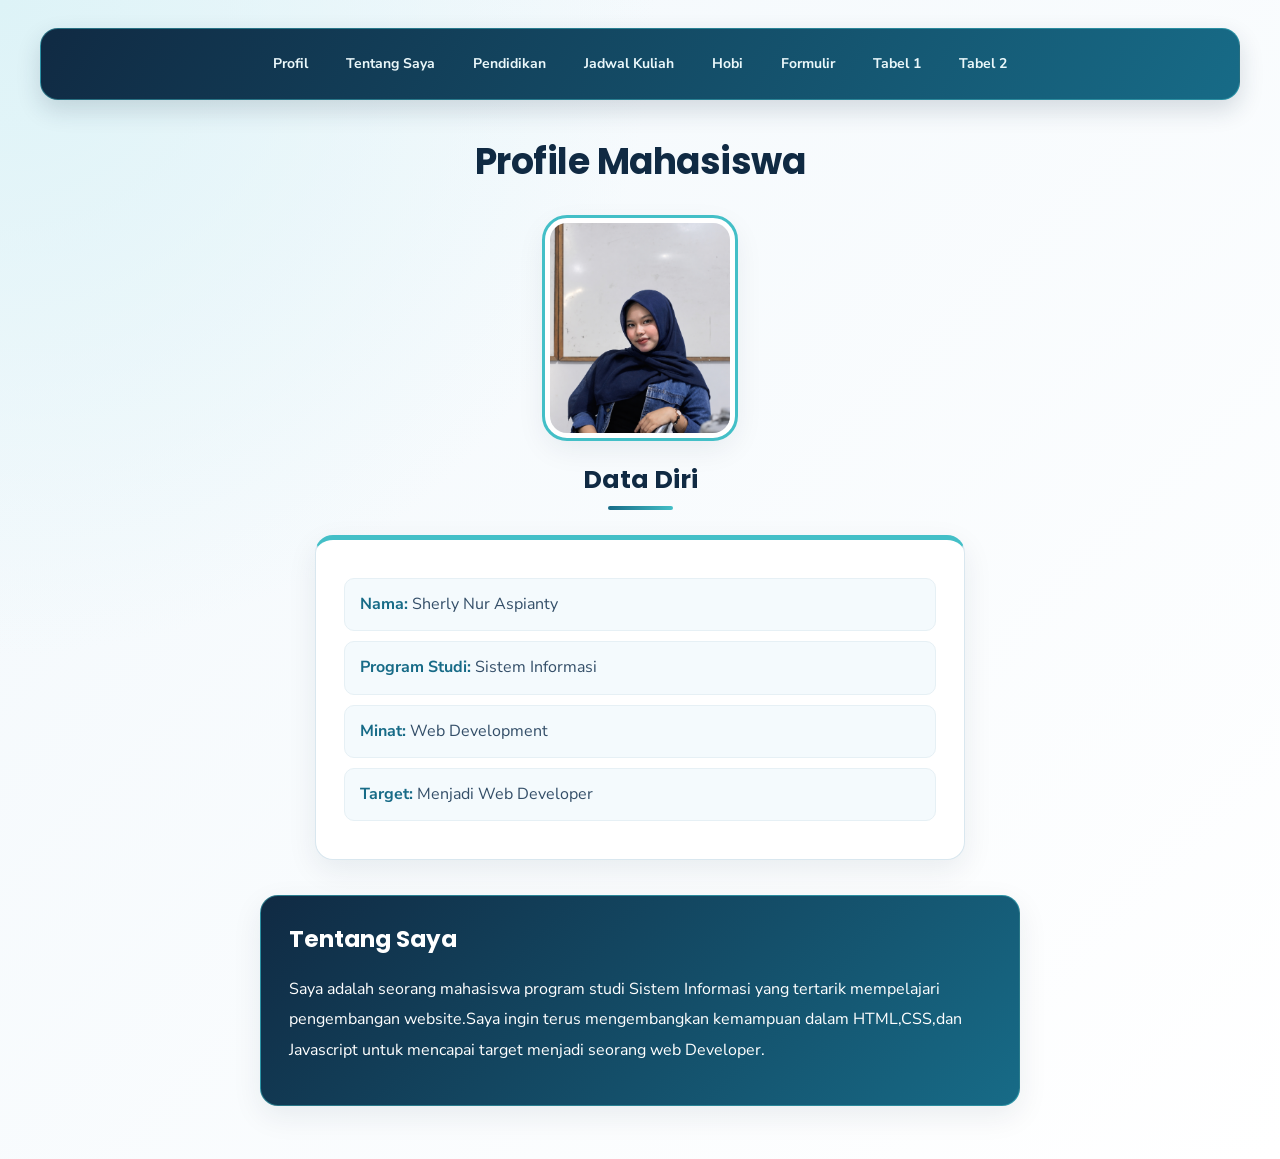
<file: index.html>
<!DOCTYPE html>
<html lang="id">
    <head>
        <meta charset="UTF-8">
        <title>Profile Sherly</title>
        <link rel="stylesheet"href="style.css"> 
    </head>
    <body>
<nav>
    <a href="profile.html">Profil</a>
    <a href="about-me.html">Tentang Saya</a>
    <a href="educations.html">Pendidikan</a>
    <a href="course-schedule.html">Jadwal Kuliah</a>
    <a href="hobbies.html">Hobi</a>
    <a href="form.html">Formulir</a>
    <a href="table1.html">Tabel 1</a>
    <a href="table2.html">Tabel 2</a>
</nav>

        <h1>Profile Mahasiswa</h1>
        <img src="sherly.jpg"
            alt="Foto Profil Sherly"
            class="profile-photo"> 
        <h2 class="data-title">Data Diri</h2>
        <div class="biodata">
            <p><strong>Nama:</strong> Sherly Nur Aspianty</p>
            <p><strong>Program Studi:</strong> Sistem Informasi</p>
            <p><strong>Minat:</strong> Web Development</p>   
            <p><strong>Target:</strong> Menjadi Web Developer</p>
        </div>
        <section class="tentang">
            <h2>Tentang Saya</h2>
            <p>
                Saya adalah seorang mahasiswa program studi Sistem Informasi yang tertarik mempelajari pengembangan website.Saya ingin terus mengembangkan kemampuan dalam HTML,CSS,dan Javascript untuk mencapai target menjadi seorang web Developer.
            </p>
        </section>
</file>
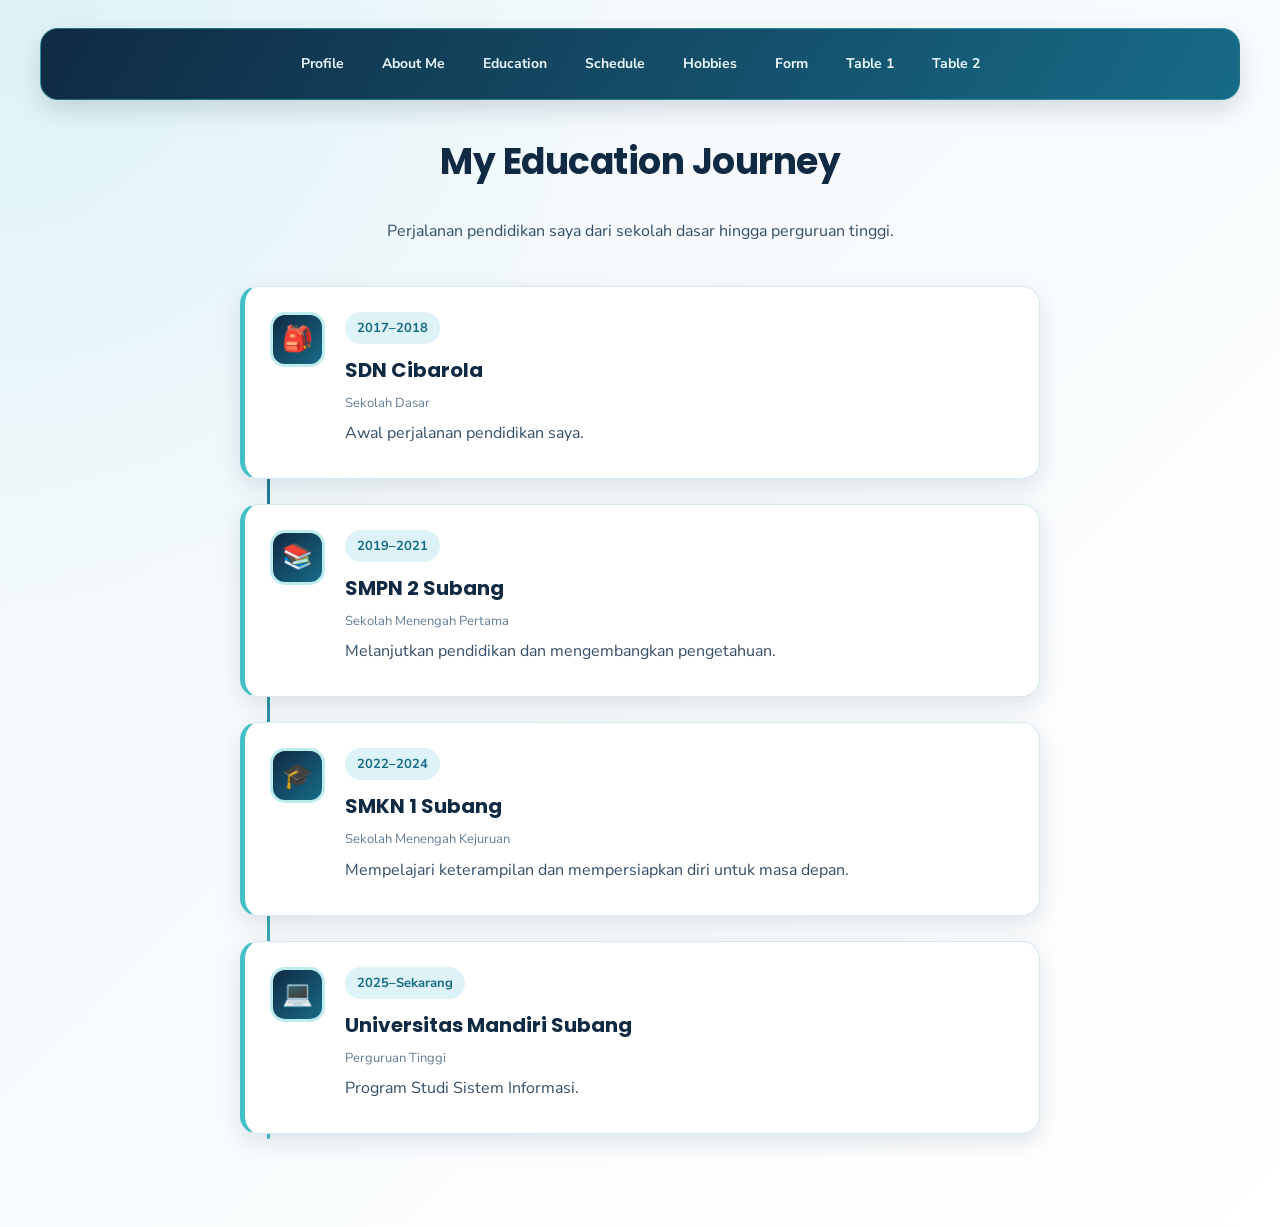
<file: educations.html>
<!DOCTYPE html>
<html lang="id">
<head>
    <meta charset="UTF-8">
    <meta name="viewport" content="width=device-width, initial-scale=1.0">
    <title>Riwayat Pendidikan</title>
    <link rel="stylesheet" href="style.css">
</head>
<body>

    <nav>
        <a href="profile.html">Profile</a>
        <a href="about-me.html">About Me</a>
        <a href="educations.html">Education</a>
        <a href="course-schedule.html">Schedule</a>
        <a href="hobbies.html">Hobbies</a>
        <a href="form.html">Form</a>
        <a href="table1.html">Table 1</a>
        <a href="table2.html">Table 2</a>
    </nav>

    <main>
        <h1>My Education Journey</h1>
        <p style="text-align:center;">
            Perjalanan pendidikan saya dari sekolah dasar hingga perguruan tinggi.
        </p>

        <div class="education-list">

            <div class="education-card">
                <div class="education-icon">🎒</div>
                <div class="education-info">
                    <span class="education-period">2017–2018</span>
                    <h2>SDN Cibarola</h2>
                    <p class="education-label">Sekolah Dasar</p>
                    <p>Awal perjalanan pendidikan saya.</p>
                </div>
            </div>

            <div class="education-card">
                <div class="education-icon">📚</div>
                <div class="education-info">
                    <span class="education-period">2019–2021</span>
                    <h2>SMPN 2 Subang</h2>
                    <p class="education-label">Sekolah Menengah Pertama</p>
                    <p>Melanjutkan pendidikan dan mengembangkan pengetahuan.</p>
                </div>
            </div>

            <div class="education-card">
                <div class="education-icon">🎓</div>
                <div class="education-info">
                    <span class="education-period">2022–2024</span>
                    <h2>SMKN 1 Subang</h2>
                    <p class="education-label">Sekolah Menengah Kejuruan</p>
                    <p>Mempelajari keterampilan dan mempersiapkan diri untuk masa depan.</p>
                </div>
            </div>

            <div class="education-card">
                <div class="education-icon">💻</div>
                <div class="education-info">
                    <span class="education-period">2025–Sekarang</span>
                    <h2>Universitas Mandiri Subang</h2>
                    <p class="education-label">Perguruan Tinggi</p>
                    <p>Program Studi Sistem Informasi.</p>
                </div>
            </div>

        </div>
    </main>

</body>
</html>
</file>
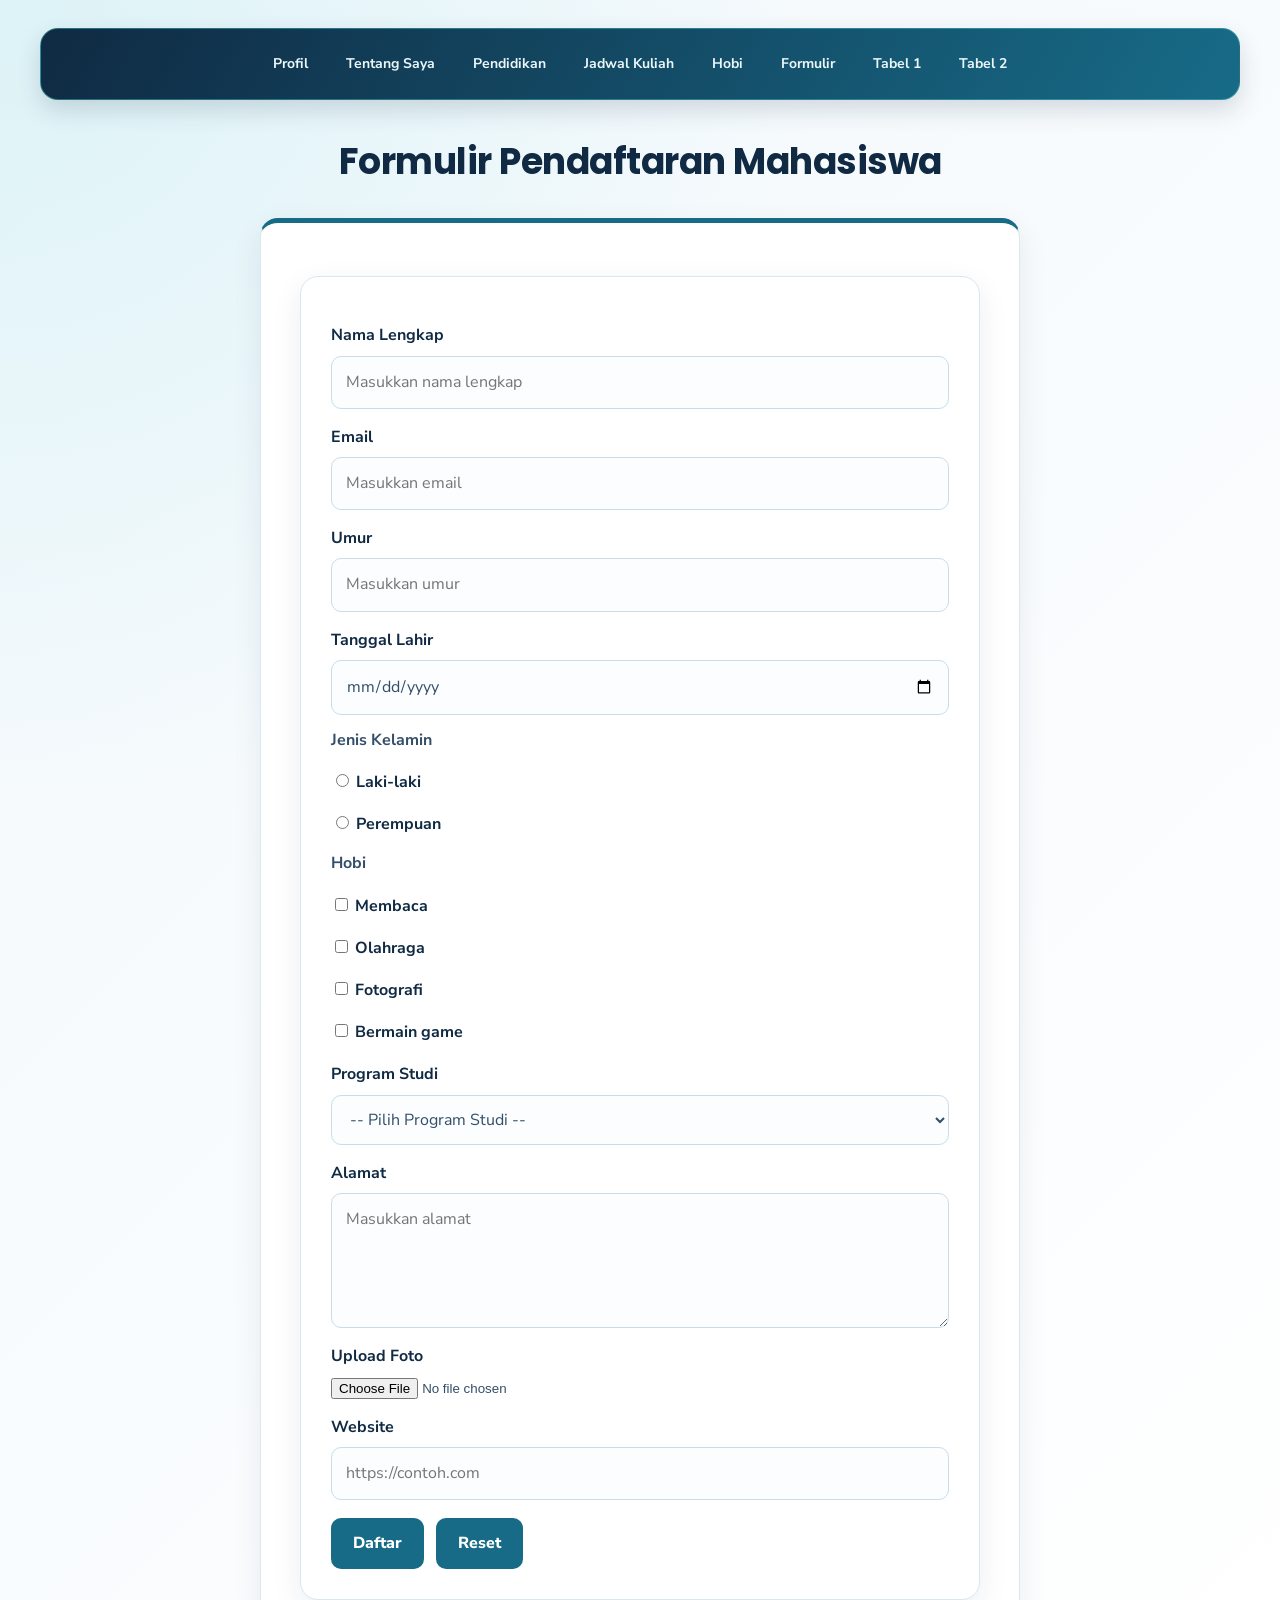
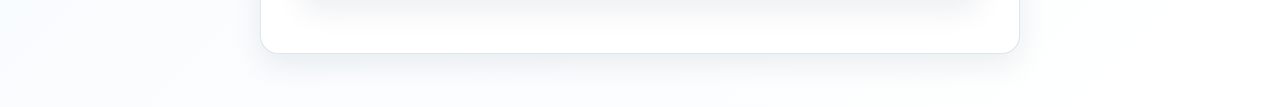
<file: form.html>
<!DOCTYPE html>
<html lang="id">
<head>
    <meta charset="UTF-8">
    <meta name="viewport" content="width=device-width, initial-scale=1.0">
    <title>Formulir Pendaftaran</title>
    <link rel="stylesheet" href="style.css">
</head>
<body>

    <nav>
        <a href="profile.html">Profil</a>
        <a href="about-me.html">Tentang Saya</a>
        <a href="educations.html">Pendidikan</a>
        <a href="course-schedule.html">Jadwal Kuliah</a>
        <a href="hobbies.html">Hobi</a>
        <a href="form.html">Formulir</a>
        <a href="table1.html">Tabel 1</a>
        <a href="table2.html">Tabel 2</a>
    </nav>

    <h1>Formulir Pendaftaran Mahasiswa</h1>

    <section class="target-belajar">
        <form action="#" method="post">

            <label for="nama">Nama Lengkap</label>
            <input type="text" id="nama" name="nama"
                   placeholder="Masukkan nama lengkap" required>

            <label for="email">Email</label>
            <input type="email" id="email" name="email"
                   placeholder="Masukkan email" required>

    

            <label for="umur">Umur</label>
            <input type="number" id="umur" name="umur"
                   min="1" placeholder="Masukkan umur">

            <label for="tanggal">Tanggal Lahir</label>
            <input type="date" id="tanggal" name="tanggal">

            <p><strong>Jenis Kelamin</strong></p>
            <label>
                <input type="radio" name="gender" value="Laki-laki">
                Laki-laki
            </label>
            <label>
                <input type="radio" name="gender" value="Perempuan">
                Perempuan
            </label>

            <p><strong>Hobi</strong></p>
            <label>
                <input type="checkbox" name="hobi" value="Membaca">
                Membaca
            </label>
            <label>
                <input type="checkbox" name="hobi" value="Olahraga">
                Olahraga
            </label>
            <label>
                <input type="checkbox" name="hobi" value="Fotografi">
                Fotografi
            </label>
            <label>
                <input type="checkbox" name="hobi" value="Bermain game">
                Bermain game
            </label>

            <label for="prodi">Program Studi</label>
            <select id="prodi" name="prodi" required>
                <option value="">-- Pilih Program Studi --</option>
                <option value="Sistem Informasi">Sistem Informasi</option>
                <option value=" Teknik Informatika">Teknik Informatika</option>
                <option value="Teknik Komputer dan Jaringan">Teknik Komputer dan Jaringan</option>
            </select>

            <label for="alamat">Alamat</label>
            <textarea id="alamat" name="alamat" rows="4"
                      placeholder="Masukkan alamat"></textarea>

            <label for="foto">Upload Foto</label>
            <input type="file" id="foto" name="foto" accept="image/*">

            <label for="website">Website</label>
            <input type="url" id="website" name="website"
                   placeholder="https://contoh.com">

            <button type="submit">Daftar</button>
            <button type="reset">Reset</button>

        </form>
    </section>

</body>
</html>
</file>
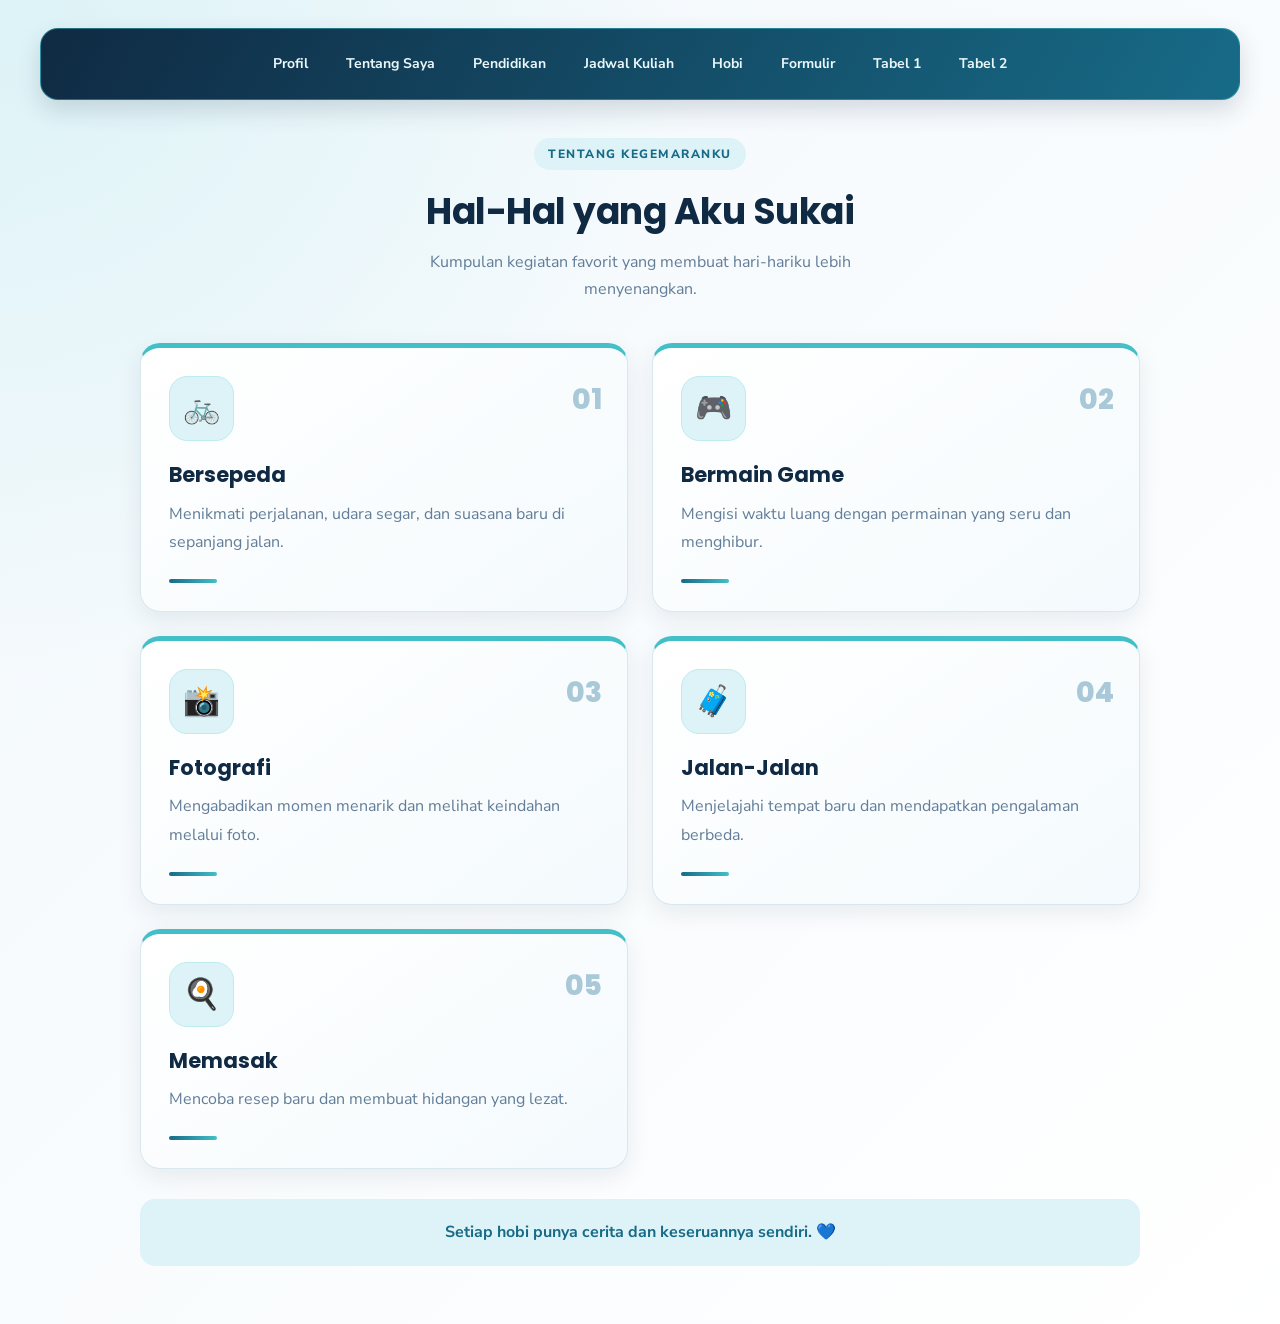
<file: hobbies.html>
<!DOCTYPE html>
<html lang="id">
<head>
    <meta charset="UTF-8">
    <meta name="viewport" content="width=device-width, initial-scale=1.0">
    <title>Hobi Saya</title>
    <link rel="stylesheet" href="style.css">
</head>
<body>

    <nav>
        <a href="profile.html">Profil</a>
        <a href="about-me.html">Tentang Saya</a>
        <a href="educations.html">Pendidikan</a>
        <a href="course-schedule.html">Jadwal Kuliah</a>
        <a href="hobbies.html">Hobi</a>
        <a href="form.html">Formulir</a>
        <a href="table1.html">Tabel 1</a>
        <a href="table2.html">Tabel 2</a>
    </nav>

    <main class="halaman-hobi">

        <header class="judul-hobi">
            <span class="label-hobi">TENTANG KEGEMARANKU</span>
            <h1>Hal-Hal yang Aku Sukai</h1>
            <p>
                Kumpulan kegiatan favorit yang membuat
                hari-hariku lebih menyenangkan.
            </p>
        </header>

        <section class="daftar-hobi">

            <article class="kartu-hobi">
                <div class="ikon-hobi">🚲</div>
                <span class="nomor-hobi">01</span>
                <h2>Bersepeda</h2>
                <p>
                    Menikmati perjalanan, udara segar,
                    dan suasana baru di sepanjang jalan.
                </p>
                <div class="garis-hobi"></div>
            </article>

            <article class="kartu-hobi">
                <div class="ikon-hobi">🎮</div>
                <span class="nomor-hobi">02</span>
                <h2>Bermain Game</h2>
                <p>
                    Mengisi waktu luang dengan permainan
                    yang seru dan menghibur.
                </p>
                <div class="garis-hobi"></div>
            </article>

            <article class="kartu-hobi">
                <div class="ikon-hobi">📸</div>
                <span class="nomor-hobi">03</span>
                <h2>Fotografi</h2>
                <p>
                    Mengabadikan momen menarik dan
                    melihat keindahan melalui foto.
                </p>
                <div class="garis-hobi"></div>
            </article>

            <article class="kartu-hobi">
                <div class="ikon-hobi">🧳</div>
                <span class="nomor-hobi">04</span>
                <h2>Jalan-Jalan</h2>
                <p>
                    Menjelajahi tempat baru dan
                    mendapatkan pengalaman berbeda.
                </p>
                <div class="garis-hobi"></div>
            </article>

            <article class="kartu-hobi">
                <div class="ikon-hobi">🍳</div>
                <span class="nomor-hobi">05</span>
                <h2>Memasak</h2>
                <p>
                    Mencoba resep baru dan membuat
                    hidangan yang lezat.
                </p>
                <div class="garis-hobi"></div>
            </article>

        </section>

        <footer class="penutup-hobi">
            <p>Setiap hobi punya cerita dan keseruannya sendiri. 💙</p>
        </footer>

    </main>

</body>
</html>
</file>
<file: style.css>
/* =================================
   DEEP OCEAN BLUE
   Modern Professional Website
================================= */

@import url('https://fonts.googleapis.com/css2?family=Nunito+Sans:wght@400;500;600;700;800&family=Poppins:wght@400;500;600;700;800&display=swap');

:root {
    --navy: #102A43;
    --blue: #176B87;
    --blue-light: #DDF3F7;
    --turquoise: #43BFC7;
    --white: #FFFFFF;
    --background: #F2F8FC;
    --text: #334E68;
    --muted: #627D98;
    --border: #D9E7EF;
    --shadow: 0 10px 30px rgba(16, 42, 67, 0.08);
    --radius: 18px;
}

/* RESET */
* {
    box-sizing: border-box;
}

html {
    scroll-behavior: smooth;
}

body {
    margin: 0;
    padding: 28px;
    font-family: 'Nunito Sans', sans-serif;
    font-size: 16px;
    line-height: 1.7;
    color: var(--text);
    background:
        radial-gradient(circle at top left, #DDF3F7 0, transparent 38%),
        linear-gradient(135deg, #F2F8FC, #FFFFFF);
    min-height: 100vh;
}

/* NAVIGASI */
nav {
    max-width: 1200px;
    margin: 0 auto 38px;
    padding: 14px;
    display: flex;
    flex-wrap: wrap;
    justify-content: center;
    align-items: center;
    gap: 8px;
    background: linear-gradient(120deg, var(--navy), var(--blue));
    border: 1px solid rgba(67, 191, 199, 0.45);
    border-radius: 18px;
    box-shadow: 0 10px 25px rgba(16, 42, 67, 0.16);
}

nav a {
    display: inline-block;
    padding: 9px 15px;
    color: #EAF7FA;
    text-decoration: none;
    font-size: 14px;
    font-weight: 700;
    border-radius: 10px;
    transition: 0.25s ease;
}

nav a:hover,
nav a:focus-visible {
    background: var(--turquoise);
    color: var(--navy);
    transform: translateY(-2px);
    outline: none;
}

/* JUDUL */
h1,
h2,
h3 {
    font-family: 'Poppins', sans-serif;
    color: var(--navy);
    line-height: 1.35;
}

h1 {
    text-align: center;
    font-size: clamp(26px, 4vw, 36px);
    margin: 25px auto 32px;
    letter-spacing: -0.5px;
}

h2 {
    font-size: 23px;
    margin-top: 0;
}

h3 {
    font-size: 18px;
}

p {
    margin: 12px 0;
}

/* KARTU UMUM */
section,
.biodata,
.tentang,
.target-belajar {
    border-radius: var(--radius);
}

section {
    margin: 25px auto;
}

/* DATA DIRI */
.biodata {
    max-width: 650px;
    margin: 25px auto 35px;
    padding: 28px;
    background: var(--white);
    border: 1px solid var(--border);
    border-top: 5px solid var(--turquoise);
    box-shadow: var(--shadow);
}

.data-title {
    text-align: center;
    color: var(--navy);
    font-family: 'Poppins', sans-serif;
    font-size: 25px;
    margin: 10px 0 22px;
}

.data-title::after {
    content: "";
    display: block;
    width: 65px;
    height: 4px;
    margin: 9px auto 0;
    border-radius: 10px;
    background: linear-gradient(90deg, var(--blue), var(--turquoise));
}

.biodata p {
    margin: 10px 0;
    padding: 12px 15px;
    background: #F4FAFD;
    border-radius: 10px;
    border: 1px solid #E6F0F5;
    overflow-wrap: anywhere;
}

.biodata strong {
    color: var(--blue);
}

/* FOTO PROFIL */
img {
    max-width: 100%;
}

.profile-photo,
.foto-profil {
    display: block;
    width: 190px;
    height: 220px;
    max-width: 100%;
    object-fit: cover;
    margin: 25px auto;
    border: 5px solid var(--white);
    outline: 3px solid var(--turquoise);
    border-radius: 22px;
    box-shadow: var(--shadow);
}

/* TENTANG SAYA */
.tentang {
    max-width: 760px;
    margin: 25px auto;
    padding: 28px;
    color: #FFFFFF;
    background: linear-gradient(135deg, var(--navy), var(--blue));
    border: 1px solid rgba(67, 191, 199, 0.5);
    box-shadow: var(--shadow);
}

.tentang h2 {
    color: #FFFFFF;
}

.tentang p {
    line-height: 1.9;
}

/* TARGET BELAJAR DAN KONTEN */
.target-belajar {
    max-width: 760px;
    margin: 25px auto;
    padding: 28px;
    background: var(--white);
    border: 1px solid var(--border);
    border-top: 5px solid var(--blue);
    box-shadow: var(--shadow);
}

.target-belajar h2 {
    margin-bottom: 18px;
}

ul,
ol {
    padding-left: 25px;
}

li {
    padding: 5px 0;
}

li::marker {
    color: var(--blue);
    font-weight: 800;
}

/* TABEL */
table {
    width: 100%;
    max-width: 1200px;
    margin: 25px auto 40px;
    border-collapse: separate;
    border-spacing: 0;
    background: var(--white);
    border: 1px solid var(--border);
    border-radius: 14px;
    overflow: hidden;
    box-shadow: var(--shadow);
}

thead {
    background: linear-gradient(120deg, var(--navy), var(--blue));
    color: var(--white);
}

th,
td {
    padding: 14px 16px;
    text-align: left;
    vertical-align: middle;
    border-bottom: 1px solid var(--border);
}

th {
    color: var(--white);
    font-family: 'Poppins', sans-serif;
    font-size: 13px;
    font-weight: 600;
    letter-spacing: 0.2px;
}

td {
    font-size: 14px;
}

tbody tr:nth-child(even) {
    background: #F1F8FB;
}

tbody tr:hover {
    background: #DDF3F7;
}

tbody tr:last-child td {
    border-bottom: none;
}

/* FORMULIR */
form {
    max-width: 680px;
    margin: 25px auto;
    padding: 30px;
    background: var(--white);
    border: 1px solid var(--border);
    border-radius: var(--radius);
    box-shadow: var(--shadow);
}

label {
    display: block;
    margin: 15px 0 6px;
    color: var(--navy);
    font-weight: 700;
}

input:not([type="radio"]):not([type="checkbox"]):not([type="file"]),
select,
textarea {
    display: block;
    width: 100%;
    padding: 12px 14px;
    margin-top: 5px;
    color: var(--text);
    background: #FBFDFF;
    border: 1px solid #C9DCE8;
    border-radius: 10px;
    font: inherit;
    transition: border-color 0.2s, box-shadow 0.2s;
}

input[type="radio"],
input[type="checkbox"] {
    accent-color: var(--blue);
}

input[type="file"] {
    display: block;
    max-width: 100%;
    margin: 8px 0;
}

input:focus,
select:focus,
textarea:focus {
    outline: none;
    border-color: var(--blue);
    box-shadow: 0 0 0 3px rgba(67, 191, 199, 0.2);
}

textarea {
    resize: vertical;
}

button,
input[type="submit"],
input[type="reset"] {
    padding: 12px 22px;
    margin: 18px 8px 0 0;
    border: none;
    border-radius: 10px;
    background: var(--blue);
    color: var(--white);
    font: inherit;
    font-weight: 800;
    cursor: pointer;
    transition: 0.25s ease;
}

button:hover,
input[type="submit"]:hover {
    background: var(--navy);
    transform: translateY(-2px);
}

input[type="reset"] {
    background: #E4EEF4;
    color: var(--navy);
}

input[type="reset"]:hover {
    background: #C9DCE8;
}

/* LINK DALAM KONTEN */
a {
    transition: color 0.2s ease;
}

main {
    width: 100%;
    max-width: 1200px;
    margin: 0 auto;
}

/* RESPONSIF UNTUK TABLET DAN HP */
@media (max-width: 768px) {
    body {
        padding: 16px;
    }

    nav {
        gap: 5px;
        padding: 10px;
        margin-bottom: 25px;
    }

    nav a {
        padding: 8px 10px;
        font-size: 12px;
    }

    h1 {
        margin: 20px auto 25px;
    }

    .biodata,
    .tentang,
    .target-belajar,
    form {
        padding: 20px;
    }

    table {
        display: block;
        overflow-x: auto;
        white-space: nowrap;
        -webkit-overflow-scrolling: touch;
    }

    th,
    td {
        padding: 11px 13px;
    }
}

@media (max-width: 420px) {
    body {
        padding: 10px;
        font-size: 15px;
    }

    nav {
        border-radius: 14px;
    }

    nav a {
        font-size: 11px;
        padding: 8px;
    }

    .biodata,
    .tentang,
    .target-belajar,
    form {
        padding: 16px;
    }

    .profile-photo,
    .foto-profil {
        width: 155px;
        height: 185px;
    }
}
/* RIWAYAT PENDIDIKAN */
.education-list {
    max-width: 800px;
    margin: 30px auto;
    padding: 10px 0;
    position: relative;
}

.education-list::before {
    content: "";
    position: absolute;
    left: 27px;
    top: 30px;
    bottom: 30px;
    width: 3px;
    background: linear-gradient(
        to bottom,
        #176B87,
        #43BFC7
    );
    border-radius: 10px;
}

.education-card {
    display: flex;
    gap: 20px;
    align-items: flex-start;
    position: relative;
    margin-bottom: 24px;
    padding: 24px;
    background: linear-gradient(135deg, #FFFFFF, #F2F8FC);
    border: 1px solid #D9E7EF;
    border-radius: 18px;
    box-shadow: 0 8px 24px rgba(16, 42, 67, 0.07);
    transition: transform 0.25s ease,
                box-shadow 0.25s ease;
}

.education-card:hover {
    transform: translateY(-4px);
    box-shadow: 0 14px 30px rgba(16, 42, 67, 0.12);
}

.education-icon {
    flex-shrink: 0;
    width: 56px;
    height: 56px;
    display: flex;
    align-items: center;
    justify-content: center;
    background: linear-gradient(135deg, #102A43, #176B87);
    color: #FFFFFF;
    border: 3px solid #BDECEF;
    border-radius: 16px;
    font-size: 25px;
}

.education-info {
    flex: 1;
    min-width: 0;
}

.education-info h2 {
    margin: 0 0 8px;
    font-size: 20px;
    color: #102A43;
}

.education-info p {
    margin: 5px 0;
    overflow-wrap: anywhere;
}

.education-period {
    display: inline-block;
    margin-bottom: 8px;
    padding: 4px 11px;
    color: #176B87;
    background: #DDF3F7;
    border-radius: 20px;
    font-size: 12px;
    font-weight: 800;
}

.education-label {
    color: #627D98;
    font-size: 13px;
}

@media (max-width: 480px) {
    .education-card {
        gap: 13px;
        padding: 17px;
    }

    .education-list::before {
        left: 22px;
    }

    .education-icon {
        width: 46px;
        height: 46px;
        font-size: 21px;
    }

    .education-info h2 {
        font-size: 17px;
    }
}
/* Perbaikan kotak riwayat pendidikan */
.education-list {
    max-width: 800px;
    margin: 30px auto;
    padding: 10px 0;
}

.education-card {
    display: flex;
    align-items: flex-start;
    gap: 20px;
    margin-bottom: 25px;
    padding: 25px;
    background: #ffffff;
    border: 1px solid #d9e7ef;
    border-left: 5px solid #43bfc7;
    border-radius: 18px;
    box-shadow: 0 8px 25px rgba(16, 42, 67, 0.12);
}

.education-icon {
    display: flex;
    align-items: center;
    justify-content: center;
    flex-shrink: 0;
    width: 55px;
    height: 55px;
    color: white;
    background: linear-gradient(135deg, #102a43, #176b87);
    border-radius: 15px;
    font-size: 25px;
}

.education-info {
    flex: 1;
    min-width: 0;
}

.education-info h2 {
    margin: 5px 0 8px;
}

.education-period {
    display: inline-block;
    padding: 5px 12px;
    color: #176b87;
    background: #ddf3f7;
    border-radius: 20px;
    font-size: 13px;
    font-weight: bold;
}

.education-info p {
    margin: 6px 0;
}

@media (max-width: 480px) {
    .education-card {
        gap: 12px;
        padding: 16px;
    }

    .education-icon {
        width: 44px;
        height: 44px;
        font-size: 21px;
    }
}
/* ===== HALAMAN HOBI ===== */

.halaman-hobi {
    max-width: 1000px;
    margin: 0 auto;
}

.judul-hobi {
    text-align: center;
    margin: 30px auto 40px;
}

.judul-hobi .label-hobi {
    display: inline-block;
    padding: 6px 14px;
    color: #176B87;
    background: #DDF3F7;
    border-radius: 30px;
    font-size: 12px;
    font-weight: 800;
    letter-spacing: 1.5px;
}

.judul-hobi h1 {
    margin: 18px auto 12px;
}

.judul-hobi p {
    max-width: 520px;
    margin: 0 auto;
    color: #627D98;
}

.daftar-hobi {
    display: grid;
    grid-template-columns: repeat(2, minmax(0, 1fr));
    gap: 24px;
}

.kartu-hobi {
    position: relative;
    overflow: hidden;
    padding: 28px;
    background: linear-gradient(145deg, #FFFFFF, #F4FAFD);
    border: 1px solid #D9E7EF;
    border-top: 5px solid #43BFC7;
    border-radius: 20px;
    box-shadow: 0 8px 25px rgba(16, 42, 67, 0.08);
    transition: transform 0.25s ease,
                box-shadow 0.25s ease;
}

.kartu-hobi:hover {
    transform: translateY(-5px);
    box-shadow: 0 15px 32px rgba(16, 42, 67, 0.14);
}

.ikon-hobi {
    display: flex;
    align-items: center;
    justify-content: center;
    width: 65px;
    height: 65px;
    margin-bottom: 20px;
    background: #DDF3F7;
    border: 1px solid #BDECEF;
    border-radius: 18px;
    font-size: 30px;
}

.nomor-hobi {
    position: absolute;
    top: 28px;
    right: 25px;
    color: #A9C9D8;
    font-family: 'Poppins', sans-serif;
    font-size: 28px;
    font-weight: 800;
}

.kartu-hobi h2 {
    margin: 0 0 10px;
    font-size: 21px;
}

.kartu-hobi p {
    margin: 0;
    color: #627D98;
    line-height: 1.8;
}

.garis-hobi {
    width: 48px;
    height: 4px;
    margin-top: 22px;
    background: linear-gradient(90deg, #176B87, #43BFC7);
    border-radius: 10px;
}

.penutup-hobi {
    margin: 30px auto;
    padding: 20px;
    text-align: center;
    color: #176B87;
    background: #DDF3F7;
    border-radius: 15px;
}

.penutup-hobi p {
    margin: 0;
    font-weight: 700;
}

@media (max-width: 600px) {
    .daftar-hobi {
        grid-template-columns: 1fr;
        gap: 18px;
    }

    .judul-hobi {
        margin: 20px auto 30px;
    }

    .kartu-hobi {
        padding: 23px;
    }
}
/* Semua judul kolom rata tengah */
table th {
    text-align: center;
    vertical-align: middle;
}

/* Isi tabel rata kiri */
table td {
    text-align: left;
    vertical-align: middle;
}

/* Isi kolom nomor tetap rata tengah */
table td:first-child {
    text-align: center;
}
</file>
